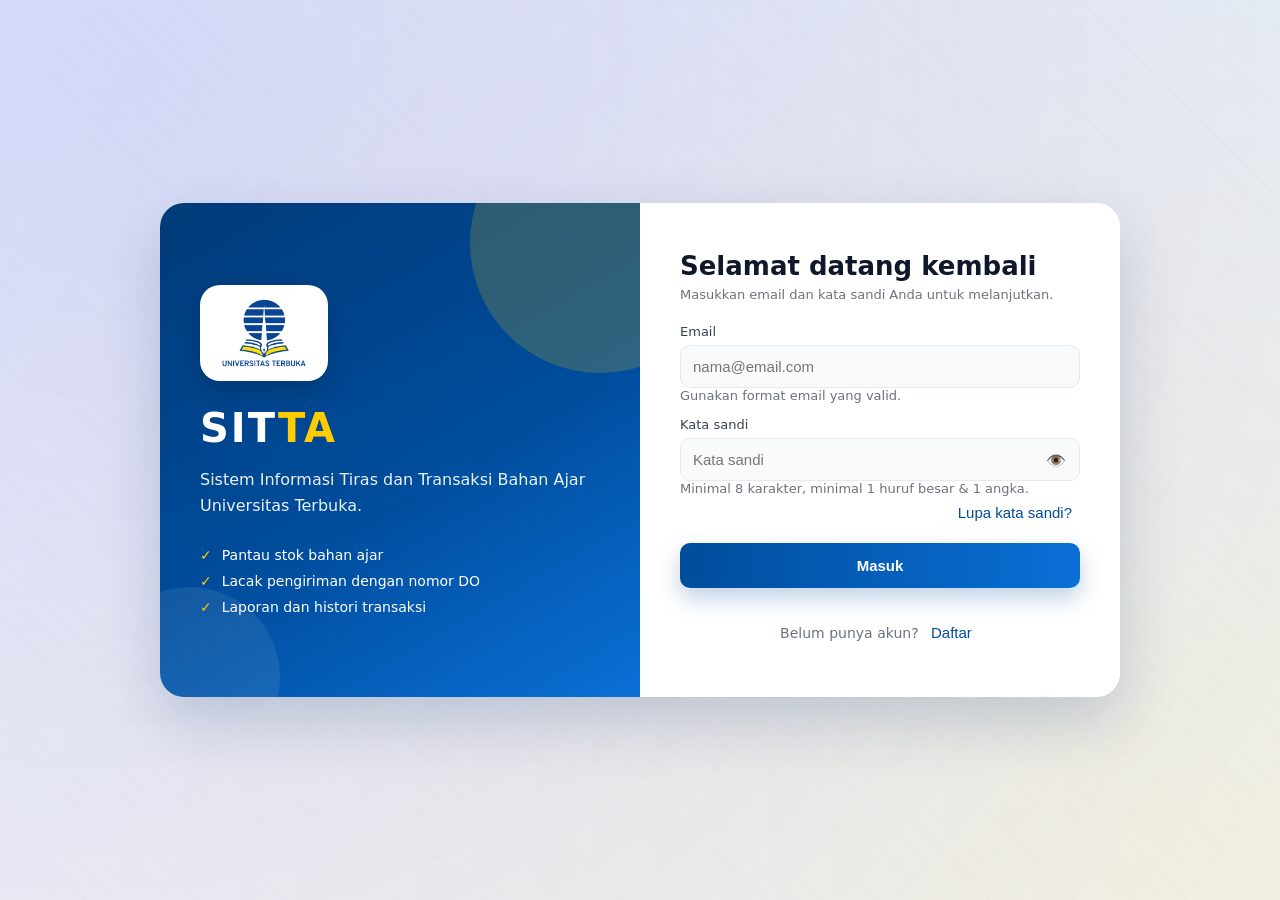
<file: index.html>
<!doctype html>
<html lang="id">
<head>
  <meta charset="utf-8" />
  <meta name="viewport" content="width=device-width,initial-scale=1" />
  <title>Login — SITTA</title>
  <link rel="stylesheet" href="css/style.css" />
</head>
<body class="login-page">
  <main class="login-shell" aria-labelledby="loginTitle">
    <aside class="login-brand">
      <div class="logo-badge">
        <img src="assets/logo-ut-small-transparent.png.webp" height="72" alt="Logo Universitas Terbuka">
      </div>
      <h1 id="loginTitle">SIT<span>TA</span></h1>
      <p>Sistem Informasi Tiras dan Transaksi Bahan Ajar Universitas Terbuka.</p>
      <ul>
        <li>Pantau stok bahan ajar</li>
        <li>Lacak pengiriman dengan nomor DO</li>
        <li>Laporan dan histori transaksi</li>
      </ul>
    </aside>

    <section class="card" aria-labelledby="formTitle">
      <h2 id="formTitle">Selamat datang kembali</h2>
      <p class="hint" style="margin:0 0 22px">Masukkan email dan kata sandi Anda untuk melanjutkan.</p>

      <form id="loginForm" novalidate>
        <div>
          <label for="email">Email</label>
          <input id="email" name="email" type="email" inputmode="email" autocomplete="username" placeholder="nama@email.com" required aria-describedby="emailHelp emailError">
          <div id="emailHelp" class="hint small">Gunakan format email yang valid.</div>
          <div id="emailError" class="error" aria-live="polite"></div>
        </div>

        <div>
          <label for="password">Kata sandi</label>
          <div class="pwd-wrap">
            <input id="password" name="password" type="password" placeholder="Kata sandi" required autocomplete="current-password" aria-describedby="pwdHelp pwdError">
            <button type="button" class="password-toggle" id="togglePwd" aria-pressed="false" aria-label="Tampilkan kata sandi">👁️</button>
          </div>
          <div id="pwdHelp" class="hint small">Minimal 8 karakter, minimal 1 huruf besar & 1 angka.</div>
          <div id="pwdError" class="error" aria-live="polite"></div>
          <div style="display:flex; justify-content:flex-end;">
            <button id="forgotBtn" type="button" class="text-secondary">Lupa kata sandi?</button>
          </div>
        </div>

        <button id="submitBtn" type="submit">Masuk</button>

        <div id="formMessage" role="status" aria-live="polite"></div>

        <p class="login-footer">
          Belum punya akun?
          <button id="registerBtn" type="button" class="text-secondary">Daftar</button>
        </p>
      </form>
    </section>
  </main>

  <!-- Model Lupa Password -->
  <dialog id="forgotDialog">
    <div class="modal-box">
      <button type="button" class="close-btn" id="closeForgot" aria-label="Tutup">✖</button>
      <h3 class="modal-header">Lupa Password</h3>
      <form id="forgotForm" class="modal-body" novalidate>
        <p class="hint small">Masukkan email Anda untuk mengatur ulang kata sandi.</p>
        <input type="email" id="forgotEmail" placeholder="Email Anda" aria-label="Email Anda" required>
        <button id="sendResetBtn" type="submit">Kirim Link Reset</button>
      </form>
    </div>
  </dialog>

  <!-- Model Daftar -->
  <dialog id="registerDialog">
    <div class="modal-box">
      <button type="button" class="close-btn" id="closeRegister" aria-label="Tutup">✖</button>
      <h3 class="modal-header">Daftar Akun Baru</h3>
      <form id="registerForm" class="modal-body" novalidate>
        <input type="text" id="regName" placeholder="Nama Lengkap" aria-label="Nama Lengkap" required>
        <input type="email" id="regEmail" placeholder="Email" aria-label="Email" required>
        <input type="password" id="regPassword" placeholder="Kata Sandi" aria-label="Kata Sandi" required>
        <button type="submit">Daftar Sekarang</button>
      </form>
    </div>
  </dialog>

  <script src="js/data.js"></script>
  <script src="js/script.js"></script>
</body>
</html>
</file>
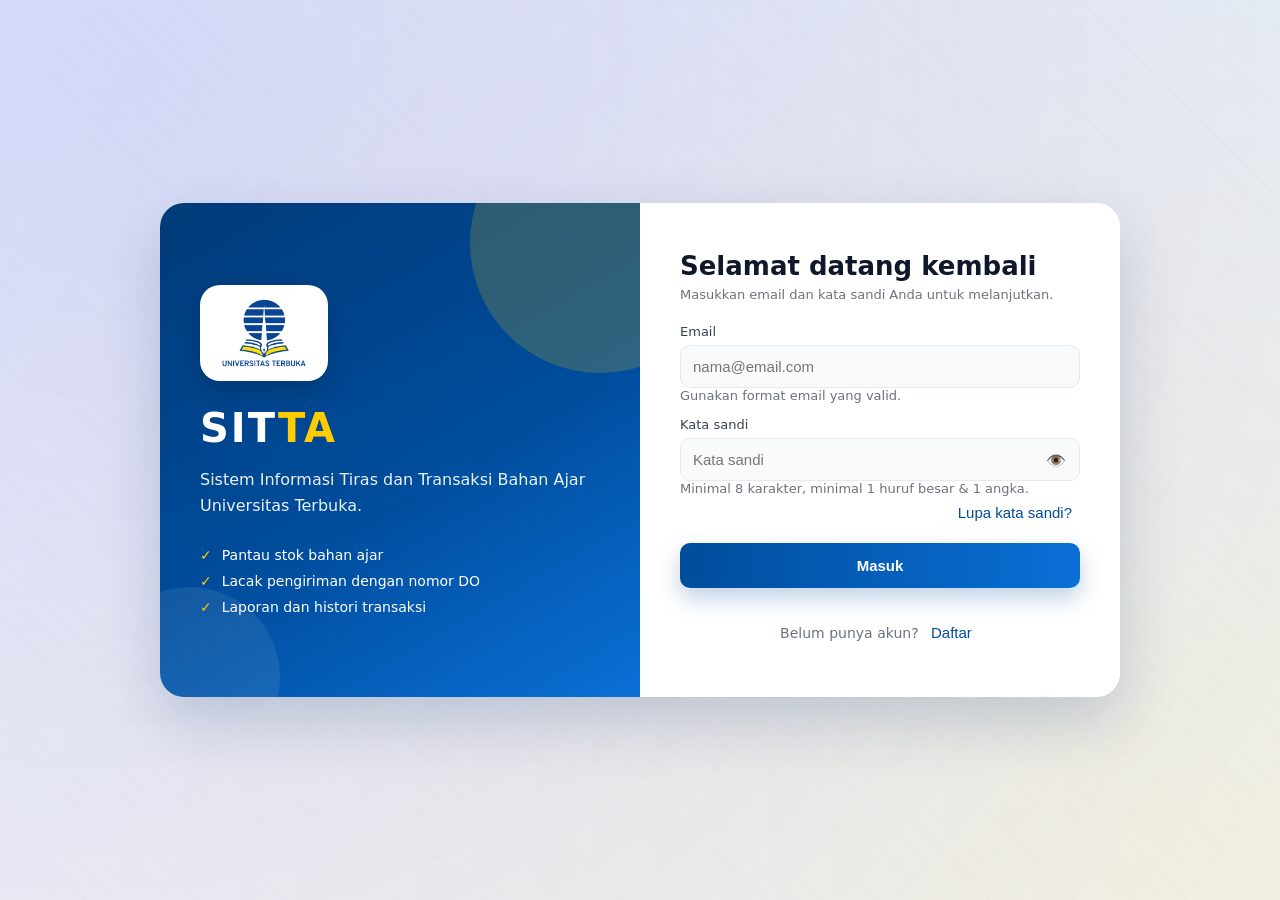
<file: dashboard.html>
<!DOCTYPE html>
<html lang="id">
<head>
  <meta charset="UTF-8" />
  <meta name="viewport" content="width=device-width, initial-scale=1.0" />
  <title>Dashboard | Universitas Terbuka</title>
  <link rel="stylesheet" href="css/dashboard.css" />

  <!-- Internal CSS: khusus modal laporan di halaman ini -->
  <style>
    dialog {
      border: none;
      border-radius: 16px;
      padding: 24px;
      width: min(900px, 92vw);
      box-shadow: 0 8px 30px rgba(0, 0, 0, 0.2);
    }
    dialog::backdrop {
      background: rgba(0, 0, 0, 0.4);
      backdrop-filter: blur(2px);
    }
    dialog h2 {
      margin-top: 0;
      color: var(--primary);
    }
    .close-btn {
      position: absolute;
      top: 12px;
      right: 12px;
      background: transparent;
      color: red;
      font-size: 1.2rem;
    }
    .table-wrap {
      overflow-x: auto;
    }
    table {
      width: 100%;
      border-collapse: collapse;
    }
    th, td {
      padding: 10px;
      text-align: left;
      font-size: 14px;
      border-bottom: 1px solid #e6e9ef;
    }
    thead {
      background: var(--primary);
      color: #fff;
    }
    tfoot td {
      font-weight: bold;
    }
    progress {
      width: 120px;
      accent-color: var(--primary);
    }
  </style>
</head>
<body>
  <header class="navbar">
    <div class="brand">
      <img src="assets/logo-ut-small-transparent.png.webp" alt="Logo Universitas Terbuka">
      SIT<span>TA</span>
    </div>

    <nav aria-label="Menu utama">
      <ul class="nav-menu">
        <li><a class="nav-link" href="stok.html">Informasi Bahan Ajar</a></li>
        <li><a class="nav-link" href="tracking.html">Tracking Pengiriman</a></li>
        <li>
          <button type="button" class="nav-link" id="laporanToggle" aria-expanded="false" aria-controls="laporanSubmenu">Laporan ▾</button>
          <ul class="dropdown" id="laporanSubmenu" hidden>
            <li><button type="button" class="report-btn" data-report="monitoring">Monitoring Progress DO Bahan Ajar</button></li>
            <li><button type="button" class="report-btn" data-report="rekap">Rekap Bahan Ajar</button></li>
          </ul>
        </li>
        <li><button type="button" class="nav-link report-btn" data-report="histori">Histori Transaksi Bahan Ajar</button></li>
      </ul>
    </nav>

    <div class="user">
      <span class="avatar" id="userAvatar" aria-hidden="true"></span>
      <span class="user-name" id="userName"></span>
      <button id="btn-logout" type="button">Logout</button>
    </div>
  </header>

  <main>
    <section class="hero" aria-label="Sambutan">
      <div>
        <h1 class="greeting" id="greeting"></h1>
        <p>Selamat datang di Dashboard Aplikasi SITTA Universitas Terbuka.</p>
      </div>
      <div class="hero-time">
        <div class="clock" id="clock"></div>
        <p id="todayDate"></p>
      </div>
    </section>

    <section class="stats" aria-label="Ringkasan">
      <div class="stat-box">
        <span class="stat-icon" aria-hidden="true">📚</span>
        <div>
          <div class="stat-number" id="statBahanAjar">0</div>
          <p>Bahan Ajar Aktif</p>
        </div>
      </div>
      <div class="stat-box">
        <span class="stat-icon" aria-hidden="true">🚚</span>
        <div>
          <div class="stat-number" id="statDikirim">0</div>
          <p>Dalam Pengiriman</p>
        </div>
      </div>
      <div class="stat-box">
        <span class="stat-icon" aria-hidden="true">✅</span>
        <div>
          <div class="stat-number" id="statSelesai">0</div>
          <p>Sudah Selesai</p>
        </div>
      </div>
    </section>

    <section aria-labelledby="menuTitle">
      <h2 class="section-title" id="menuTitle">Akses Cepat</h2>
      <div class="container">
        <a class="card" href="stok.html">
          <span class="card-icon" aria-hidden="true">📚</span>
          <h3>Informasi Bahan Ajar</h3>
          <p>Lihat daftar dan detail bahan ajar yang tersedia.</p>
        </a>
        <a class="card" href="tracking.html">
          <span class="card-icon" aria-hidden="true">🚚</span>
          <h3>Tracking Pengiriman</h3>
          <p>Pantau proses pengiriman bahan ajar ke tujuan.</p>
        </a>
        <button type="button" class="card report-btn" data-report="monitoring">
          <span class="card-icon" aria-hidden="true">📈</span>
          <h3>Monitoring Progress DO</h3>
          <p>Laporan progress setiap Delivery Order bahan ajar.</p>
        </button>
        <button type="button" class="card report-btn" data-report="rekap">
          <span class="card-icon" aria-hidden="true">📋</span>
          <h3>Rekap Bahan Ajar</h3>
          <p>Laporan rekapitulasi stok seluruh bahan ajar.</p>
        </button>
        <button type="button" class="card report-btn" data-report="histori">
          <span class="card-icon" aria-hidden="true">🧾</span>
          <h3>Histori Transaksi Bahan Ajar</h3>
          <p>Lihat riwayat transaksi bahan ajar sebelumnya.</p>
        </button>
      </div>
    </section>
  </main>

  <!-- Modal laporan -->
  <dialog id="reportDialog" aria-labelledby="reportTitle">
    <button type="button" class="close-btn" id="closeReport" aria-label="Tutup">✖</button>
    <h2 id="reportTitle"></h2>
    <div class="table-wrap" id="reportContent"></div>
  </dialog>

  <footer>
    © 2025 Universitas Terbuka — Sistem Distribusi Bahan Ajar
  </footer>

  <script src="js/data.js"></script>
  <script src="js/dashboard.js"></script>
</body>
</html>
</file>
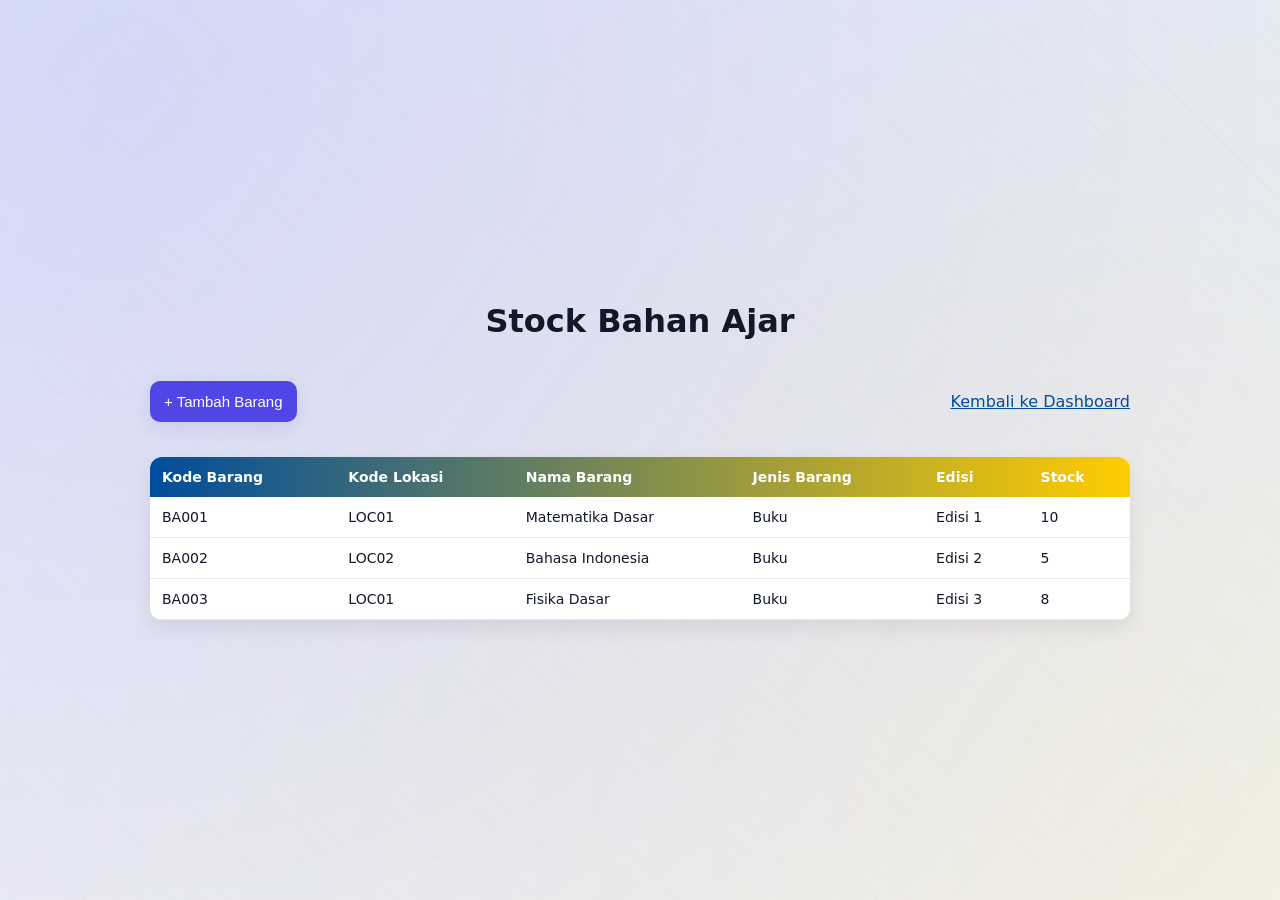
<file: stok.html>
<!DOCTYPE html>
<html lang="id">
<head>
  <meta charset="UTF-8">
  <meta name="viewport" content="width=device-width, initial-scale=1.0">
  <title>Stock Bahan Ajar | UT</title>
  <link rel="stylesheet" href="css/style.css">
</head>
<body>
  <header>
    <h1>Stock Bahan Ajar</h1>
  </header>

  <main class="container">
  <div style="display:flex; justify-content:space-between; align-items:center; gap:12px; flex-wrap:wrap;">
    <button id="btnAdd">+ Tambah Barang</button>
    <a href="dashboard.html" style="color:var(--primary); text-decoration:underline; font-weight:500;">Kembali ke Dashboard</a>
  </div>

  <table style="margin-top:15px; border-radius:12px; overflow:hidden; box-shadow:0 8px 20px rgba(0,0,0,0.08); background:#fff;">
    <thead style="background: linear-gradient(90deg, var(--primary), var(--secondary)); color:white;">
      <tr>
        <th>Kode Barang</th>
        <th>Kode Lokasi</th>
        <th>Nama Barang</th>
        <th>Jenis Barang</th>
        <th>Edisi</th>
        <th>Stock</th>
      </tr>
    </thead>
    <tbody id="stockTable">
      <!-- Rows akan dirender oleh JS -->
    </tbody>
  </table>
</main>

<!-- Modal create -->
<dialog id="stockDialog">
  <div style="position:relative; background:rgba(255,255,255,0.95); backdrop-filter:blur(8px); border-radius:20px; padding:24px; width:900px;">
    <button class="close-btn" id="closeDialog">✖</button>
    <h3>Tambah Barang</h3>
    <form id="stockForm" style="display:grid; gap:12px;">
      <input type="text" id="kodeBarang" placeholder="Kode Barang" required style="padding:10px; border-radius:12px; border:1px solid var(--accent-600);">
      <input type="text" id="kodeLokasi" placeholder="Kode Lokasi" required style="padding:10px; border-radius:12px; border:1px solid var(--accent-600);">
      <input type="text" id="namaBarang" placeholder="Nama Barang" required style="padding:10px; border-radius:12px; border:1px solid var(--accent-600);">
      <select id="jenisBarang" required style="padding:10px; border-radius:12px; border:1px solid var(--accent-600);">
        <option value="">Pilih Jenis</option>
        <option value="Buku">Buku</option>
        <option value="CD">CD</option>
        <option value="Lainnya">Lainnya</option>
      </select>
      <input type="text" id="edisi" placeholder="Edisi" required style="padding:10px; border-radius:12px; border:1px solid var(--accent-600);">
      <input type="number" id="stock" placeholder="Stock" required min="0" style="padding:10px; border-radius:12px; border:1px solid var(--accent-600);">
      <button type="submit" style="padding:12px; border-radius:14px; background: linear-gradient(90deg, var(--primary), var(--secondary)); font-weight:600;">Simpan</button>
    </form>
  </div>
</dialog>

  <script src="js/data.js"></script>
  <script src="js/stock.js"></script>
</body>
</html>
</file>
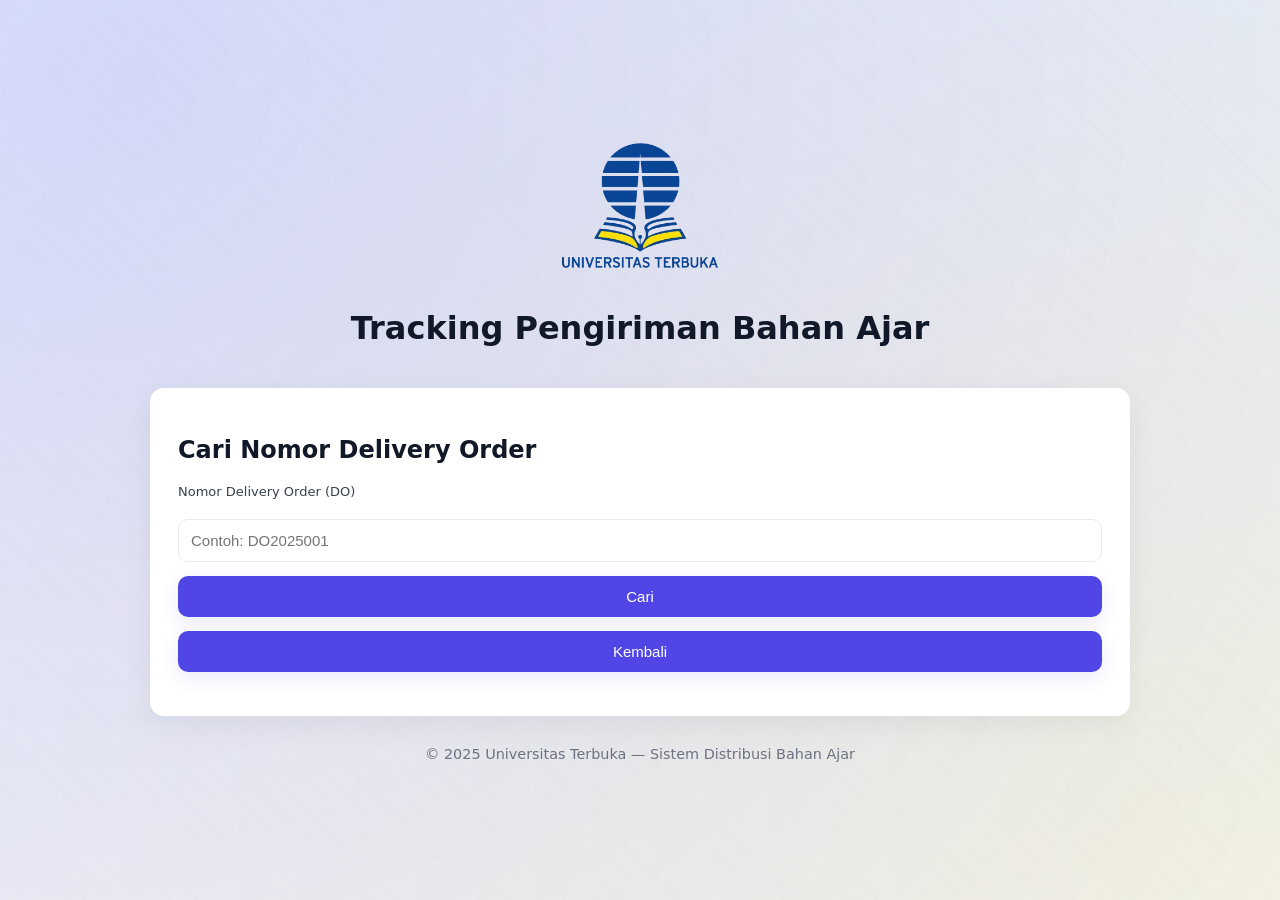
<file: tracking.html>
<!DOCTYPE html>
<html lang="id">
<head>
  <meta charset="UTF-8">
  <meta name="viewport" content="width=device-width, initial-scale=1.0">
  <title>Tracking Pengiriman | Universitas Terbuka</title>
  <link rel="stylesheet" href="css/style.css">
</head>
<body>
  <header class="header">
    <img src="assets/logo-ut-small-transparent.png.webp" alt="Logo UT" class="logo">
    <h1>Tracking Pengiriman Bahan Ajar</h1>
  </header>

  <main class="container">
    <section class="form-section card">
      <h2>Cari Nomor Delivery Order</h2>
      <form id="searchForm">
        <label for="doInput">Nomor Delivery Order (DO)</label>
        <input type="text" id="doInput" placeholder="Contoh: DO2025001" required>
        <button type="submit">Cari</button>
        <button type="button" onclick="window.location.href='dashboard.html'">Kembali</button>
      </form>
      <p id="feedback"></p>
    </section>


    <dialog id="trackingDialog" class="tracking-result">
        <button class="close-btn" style="color: red;" id="closeDialog">✖</button>
        <div id="trackingContent"></div>
    </dialog>
</main>

  <footer>
    © 2025 Universitas Terbuka — Sistem Distribusi Bahan Ajar
  </footer>

  <script src="js/data.js"></script>
  <script src="js/tracking.js"></script>
</body>

</html>
</file>
<file: css/style.css>
:root {
  --bg: #f3f6fb;
  --card: #ffffff;
  --accent: #4f46e5;
  --accent-600: #4338ca;
  --primary: #004d9c; /* warna khas UT */
  --secondary: #ffcc00; /* warna UT sekunder */
  --muted: #6b7280;
  --danger: #ef4444;
  --success: #16a34a;
  --glass: rgba(255, 255, 255, 0.6);
  font-synthesis: none;
}

/* Basic reset */
* {
  box-sizing: border-box;
}
html,
body {
  height: 100%;
}
body {
  margin: 0;
  font-family: Inter, ui-sans-serif, system-ui, -apple-system, "Segoe UI",
    Roboto, "Helvetica Neue", Arial;
  background: linear-gradient(180deg, #eaf2ff 0%, var(--bg) 100%);
  color: #111827;
  display: flex;
  align-items: center;
  justify-content: center;
  padding: 24px;
  flex-direction: column;
}

/* Header */
header {
  text-align: center;
  margin-bottom: 20px;
}
header .logo {
  max-width: 180px;
  margin-bottom: 10px;
}

/* Main container */
main.container {
  width: 100%;
  max-width: 980px;
  margin: 0 auto;
  display: flex;
  flex-direction: column;
  gap: 20px;
}

/* Hero section */
.hero {
  padding: 32px;
  border-radius: 14px;
  background: linear-gradient(
    135deg,
    rgba(79, 70, 229, 0.06),
    rgba(99, 102, 241, 0.03)
  );
  box-shadow: 0 8px 30px rgba(15, 23, 42, 0.06);
}
.hero h1 {
  margin: 0 0 8px;
  font-size: 28px;
}
.hero p {
  margin: 0;
  color: var(--muted);
}

/* Card */
.card {
  background: var(--card);
  padding: 28px;
  border-radius: 14px;
  box-shadow: 0 8px 30px rgba(15, 23, 42, 0.06);
}
form {
  display: grid;
  gap: 14px;
}
label {
  display: block;
  font-size: 13px;
  margin-bottom: 6px;
  color: #374151;
}
input[type="email"],
input[type="password"],
input[type="text"],
input[type="number"],
select {
  width: 100%;
  padding: 12px 12px;
  border-radius: 10px;
  border: 1px solid #e6e9ef;
  background: transparent;
  outline: none;
  font-size: 15px;
  transition: box-shadow 0.12s, border-color 0.12s;
}
input:focus,
select:focus {
  box-shadow: 0 6px 18px rgba(79, 70, 229, 0.08);
  border-color: var(--accent-600);
}

.modal-box {
  background: #fff;
  padding: 24px;
  border-radius: 16px;
  min-width: 400px;
  box-shadow: 0 8px 30px rgba(0, 0, 0, 0.15);
  position: relative;
}
.modal-header {
  text-align: center;
  color: var(--primary);
  margin-bottom: 10px;
}
.modal-body {
  display: grid;
  gap: 12px;
}
.modal-body input {
  padding: 10px;
  border: 1px solid #ccc;
  border-radius: 8px;
}

.row {
  display: flex;
  gap: 12px;
}
.row .col {
  flex: 1;
}
.hint {
  font-size: 13px;
  color: var(--muted);
}
.error {
  color: var(--danger);
  font-size: 13px;
}
.success {
  color: var(--success);
  font-size: 13px;
}

button {
  appearance: none;
  border: 0;
  background: var(--accent);
  color: #fff;
  padding: 12px 14px;
  font-size: 15px;
  border-radius: 10px;
  cursor: pointer;
  box-shadow: 0 6px 18px rgba(79, 70, 229, 0.12);
}

button:active {
  transform: translateY(1px);
}
.small {
  font-size: 13px;
}
.muted {
  color: var(--muted);
}
.meta {
  display: flex;
  justify-content: space-between;
  align-items: center;
}
.password-toggle {
  background: none;
  border: 0;
  cursor: pointer;
  padding: 6px;
  font-size: 13px;
}

/* Footer */
footer {
  text-align: center;
  margin-top: 30px;
  color: var(--muted);
  font-size: 0.9rem;
}

/* Responsive */
@media (max-width: 900px) {
  .container {
    grid-template-columns: 1fr;
    max-width: 540px;
  }
  .hero {
    order: 2;
  }
}

/* Accessible focus ring for keyboard users */
:focus {
  outline: 4px solid rgba(99, 102, 241, 0.12);
  outline-offset: 3px;
}

/* Visually-hidden for accessibility */
.sr-only {
  position: absolute;
  width: 1px;
  height: 1px;
  padding: 0;
  margin: -1px;
  overflow: hidden;
  clip: rect(0, 0, 0, 0);
  white-space: nowrap;
  border: 0;
}

/* Messages */
.message {
  padding: 10px;
  border-radius: 8px;
  font-size: 14px;
}

/* =================== STOCK TABLE STYLE =================== */
table {
  width: 100%;
  border-collapse: collapse;
  margin-top: 20px;
  border-radius: 12px;
  overflow: hidden;
  box-shadow: 0 8px 20px rgba(0, 0, 0, 0.08);
  background: #fff;
}
th,
td {
  padding: 12px;
  text-align: left;
  font-size: 14px;
}
thead {
  background: linear-gradient(90deg, var(--primary), var(--secondary));
  color: #fff;
}
tbody tr {
  transition: all 0.2s ease;
  cursor: pointer;
}
tbody tr:hover {
  background: rgba(79, 70, 229, 0.05);
}
tbody td {
  border-bottom: 1px solid #e6e9ef;
}

.text-secondary {
  background: none;
  box-shadow: none;
  margin: 0;
  color: var(--primary);
  font-size: 15px;
  text-decoration: none;
  padding: 8px;
}
.text-secondary:hover {
  text-shadow: #fff;
  cursor: pointer;
  background: linear-gradient(90deg, var(--primary), var(--secondary));

  border-radius: 10px;
  color: white;
}

/* Modal */
dialog {
  border: none;
  border-radius: 16px;
  padding: 0;
  /* width: 20px; */
  /* background:transparent; */
  animation: fadeInBg 0.3s ease-in-out;
}
dialog::backdrop {
  background: rgba(0, 0, 0, 0.4);
  backdrop-filter: blur(2px);
}
dialog div {
  position: relative;
  width: "100%";
  backdrop-filter: blur(8px);
  border-radius: 20px;
  padding: 24px;
  /* width:400px; */
  /* max-width:90%; */
}
.close-btn {
  z-index: 99;
  position: absolute;
  color: red;
  right: 16px;
  top: 16px;
  border: none;
  background: transparent;
  font-size: 1.3rem;
  cursor: pointer;
}

/* Modal form inputs */
dialog form input,
dialog form select {
  padding: 10px;
  border-radius: 12px;
  border: 1px solid var(--accent-600);
}

/* Modal submit button */
dialog form button {
  padding: 12px;
  border-radius: 14px;
  background: linear-gradient(90deg, var(--primary), var(--secondary));
  font-weight: 600;
  margin-top: 6px;
}

/* =================== TRACKING CARD STYLE =================== */
.tracking-result {
  width: 100%;
  width: 600px;
  margin-bottom: 40px;
}
.tracking-card {
  background: #ffffff;
  border-radius: 16px;
  width: 100%;
  padding: 20px;
  box-shadow: 0 6px 18px rgba(0, 0, 0, 0.08);
  margin-top: 20px;
  border-left: 6px solid var(--primary);
  position: relative;
  animation: fadeIn 0.7s ease-in-out;
}
.tracking-card h3 {
  color: var(--primary);
  margin-bottom: 10px;
}
.progress-container {
  width: 100%;
  background: #f1f1f1;
  border-radius: 10px;
  overflow: hidden;
  margin: 10px 0;
  height: 10px;
}
.progress-bar {
  height: 10px;
  background: linear-gradient(90deg, var(--primary), var(--secondary));
  transition: width 0.8s ease-in-out;
}
.progress-text {
  font-size: 0.9rem;
  text-align: right;
  color: #333;
}

/* Timeline */
.timeline {
  list-style: none;
  padding-left: 20px;
  border-left: 3px solid var(--primary);
  margin-top: 10px;
}
.timeline li {
  margin-bottom: 15px;
  position: relative;
  padding-left: 10px;
  transition: all 0.3s ease;
}
.timeline li:hover {
  transform: translateX(2px);
}
.timeline li::before {
  content: "";
  position: absolute;
  left: -10px;
  top: 5px;
  width: 12px;
  height: 12px;
  background: var(--primary);
  border-radius: 50%;
  transition: background 0.3s ease, box-shadow 0.3s ease;
}
.timeline li.active::before {
  background: var(--secondary);
  box-shadow: 0 0 8px var(--secondary);
}

/* =================== ANIMATIONS =================== */
@keyframes fadeIn {
  from {
    opacity: 0;
    transform: translateY(10px);
  }
  to {
    opacity: 1;
    transform: translateY(0);
  }
}
@keyframes fadeInBg {
  from {
    opacity: 0;
  }
  to {
    opacity: 1;
  }
}

/* =================== DECORATIVE BACKGROUND =================== */
body::before {
  content: "";
  position: fixed;
  top: -50%;
  left: -50%;
  width: 200%;
  height: 200%;
  background: radial-gradient(
      circle at 30% 30%,
      rgba(79, 70, 229, 0.15),
      transparent 70%
    ),
    radial-gradient(circle at 70% 70%, rgba(255, 204, 0, 0.1), transparent 70%);
  z-index: -2;
  pointer-events: none;
  animation: bgMove 15s infinite alternate ease-in-out;
}
body::after {
  content: "";
  position: fixed;
  top: 0;
  left: 0;
  width: 100%;
  height: 100%;
  background: repeating-linear-gradient(
    45deg,
    rgba(79, 70, 229, 0.02),
    rgba(79, 70, 229, 0.02) 1px,
    transparent 1px,
    transparent 20px
  );
  z-index: -1;
  pointer-events: none;
}
@keyframes bgMove {
  0% {
    transform: rotate(0deg) scale(1);
  }
  50% {
    transform: rotate(20deg) scale(1.05);
  }
  100% {
    transform: rotate(0deg) scale(1);
  }
}

/* Floating effect for container */
main.container {
  position: relative;
  z-index: 1;
  animation: floatCard 3s ease-in-out infinite alternate;
}
@keyframes floatCard {
  0% {
    transform: translateY(0px);
  }
  100% {
    transform: translateY(5px);
  }
}

/* =================== LOGIN PAGE =================== */
.login-shell {
  position: relative;
  z-index: 1;
  width: 100%;
  max-width: 960px;
  display: grid;
  grid-template-columns: 1fr 1fr;
  background: var(--card);
  border-radius: 24px;
  overflow: hidden;
  box-shadow: 0 24px 60px rgba(0, 45, 98, 0.18);
  animation: fadeIn 0.6s ease;
}
.login-brand {
  position: relative;
  overflow: hidden;
  display: flex;
  flex-direction: column;
  justify-content: center;
  gap: 16px;
  padding: 48px 40px;
  color: #fff;
  background: linear-gradient(150deg, #003a78 0%, var(--primary) 55%, #0a6fd6 100%);
}
.login-brand::before,
.login-brand::after {
  content: "";
  position: absolute;
  border-radius: 50%;
  background: rgba(255, 204, 0, 0.18);
}
.login-brand::before {
  width: 260px;
  height: 260px;
  top: -90px;
  right: -90px;
}
.login-brand::after {
  width: 180px;
  height: 180px;
  bottom: -70px;
  left: -60px;
  background: rgba(255, 255, 255, 0.08);
}
.login-brand > * {
  position: relative;
  z-index: 1;
}
.logo-badge {
  width: fit-content;
  padding: 12px 16px;
  border-radius: 20px;
  background: #fff;
  box-shadow: 0 10px 24px rgba(0, 0, 0, 0.18);
}
.logo-badge img {
  display: block;
}
.login-brand h1 {
  margin: 8px 0 0;
  font-size: 40px;
  letter-spacing: 2px;
}
.login-brand h1 span {
  color: var(--secondary);
}
.login-brand p {
  margin: 0;
  line-height: 1.6;
  opacity: 0.92;
}
.login-brand ul {
  list-style: none;
  margin: 12px 0 0;
  padding: 0;
  display: grid;
  gap: 10px;
  font-size: 14px;
}
.login-brand li::before {
  content: "✓";
  margin-right: 10px;
  font-weight: 700;
  color: var(--secondary);
}
.login-page .card {
  display: flex;
  flex-direction: column;
  justify-content: center;
  padding: 48px 40px;
  border-radius: 0;
  box-shadow: none;
}
.login-page .card h2 {
  margin: 0 0 6px;
  font-size: 26px;
  color: #0f172a;
}
.login-page #loginForm input {
  background: #f8fafc;
}
.pwd-wrap {
  position: relative;
}
.pwd-wrap input {
  padding-right: 46px;
}
.login-page .password-toggle,
.login-page .password-toggle:active {
  position: absolute;
  top: 50%;
  right: 8px;
  transform: translateY(-50%);
  box-shadow: none;
  font-size: 16px;
}
.login-page #submitBtn {
  width: 100%;
  padding: 14px;
  font-weight: 600;
  background: linear-gradient(90deg, var(--primary), #0a6fd6);
  box-shadow: 0 10px 22px rgba(0, 77, 156, 0.25);
  transition: transform 0.15s, box-shadow 0.15s;
}
.login-page #submitBtn:hover {
  transform: translateY(-2px);
  box-shadow: 0 14px 26px rgba(0, 77, 156, 0.32);
}
.login-page #submitBtn:disabled {
  opacity: 0.6;
  cursor: not-allowed;
}
#formMessage:not(:empty) {
  padding: 10px;
  border-radius: 10px;
  text-align: center;
  font-size: 14px;
  color: var(--danger);
  background: rgba(239, 68, 68, 0.08);
}
#formMessage.success {
  color: var(--success);
  background: rgba(22, 163, 74, 0.1);
}
.login-footer {
  margin: 0;
  text-align: center;
  font-size: 14px;
  color: var(--muted);
}

@media (max-width: 760px) {
  .login-shell {
    grid-template-columns: 1fr;
  }
  .login-brand,
  .login-page .card {
    padding: 32px 24px;
  }
  .login-brand ul {
    display: none;
  }
  .modal-box {
    min-width: 0;
  }
}
</file>
<file: css/dashboard.css>
:root {
  --primary: #004d9c;
  --primary-dark: #003a78;
  --primary-light: #0a6fd6;
  --secondary: #ffcc00;
  --background: #f1f5fb;
  --text: #0f172a;
  --muted: #64748b;
  --card-bg: #fff;
  --border: #e2e8f0;
  --danger: #ef4444;
}

* {
  box-sizing: border-box;
}

body {
  margin: 0;
  font-family: Inter, ui-sans-serif, system-ui, -apple-system, "Segoe UI",
    Roboto, "Helvetica Neue", Arial;
  background-color: var(--background);
  color: var(--text);
  min-height: 100vh;
  display: flex;
  flex-direction: column;
}

button {
  font: inherit;
  border: 0;
  cursor: pointer;
}

/* =================== NAVBAR =================== */
.navbar {
  position: sticky;
  top: 0;
  z-index: 10;
  display: flex;
  align-items: center;
  flex-wrap: wrap;
  gap: 8px 24px;
  min-height: 64px;
  padding: 8px 32px;
  background: var(--primary-dark);
  color: #fff;
  box-shadow: 0 2px 12px rgba(0, 0, 0, 0.18);
}

.brand {
  display: flex;
  align-items: center;
  gap: 10px;
  font-size: 1.25rem;
  font-weight: 700;
  letter-spacing: 1px;
}

.brand img {
  height: 40px;
  padding: 4px;
  border-radius: 10px;
  background: #fff;
}

.brand span {
  color: var(--secondary);
}

.nav-menu {
  list-style: none;
  display: flex;
  flex-wrap: wrap;
  flex: 1;
  gap: 4px;
  margin: 0;
  padding: 0;
}

.nav-menu > li {
  position: relative;
}

.nav-link {
  display: block;
  padding: 10px 14px;
  border-radius: 8px;
  background: transparent;
  color: #fff;
  font-size: 0.92rem;
  text-decoration: none;
  transition: background 0.2s;
}

.nav-link:hover,
.nav-link[aria-expanded="true"] {
  background: rgba(255, 255, 255, 0.14);
}

.dropdown {
  list-style: none;
  position: absolute;
  top: 100%;
  left: 0;
  min-width: 270px;
  margin: 8px 0 0;
  padding: 6px;
  border-radius: 12px;
  background: #fff;
  box-shadow: 0 12px 30px rgba(15, 23, 42, 0.18);
  animation: fadeIn 0.2s ease;
}

.dropdown[hidden] {
  display: none;
}

.dropdown button {
  width: 100%;
  padding: 10px 12px;
  border-radius: 8px;
  background: transparent;
  color: var(--text);
  font-size: 0.9rem;
  text-align: left;
}

.dropdown button:hover {
  background: #eef4fc;
  color: var(--primary);
}

.user {
  display: flex;
  align-items: center;
  gap: 10px;
}

.avatar {
  display: grid;
  place-items: center;
  width: 36px;
  height: 36px;
  border-radius: 50%;
  background: var(--secondary);
  color: var(--primary-dark);
  font-weight: 700;
  text-transform: uppercase;
}

.user-name {
  font-size: 0.9rem;
  text-transform: capitalize;
}

#btn-logout {
  padding: 8px 14px;
  border-radius: 8px;
  background: rgba(255, 255, 255, 0.14);
  color: #fff;
  font-size: 0.88rem;
  transition: background 0.2s;
}

#btn-logout:hover {
  background: var(--danger);
}

/* =================== MAIN =================== */
main {
  flex: 1;
  display: grid;
  align-content: start;
  gap: 28px;
  width: 100%;
  max-width: 1100px;
  margin: 0 auto;
  padding: 28px 20px 48px;
}

main > * {
  animation: fadeIn 0.6s ease both;
}

@keyframes fadeIn {
  from {
    opacity: 0;
    transform: translateY(12px);
  }
  to {
    opacity: 1;
    transform: translateY(0);
  }
}

/* Hero */
.hero {
  position: relative;
  overflow: hidden;
  display: flex;
  align-items: center;
  justify-content: space-between;
  flex-wrap: wrap;
  gap: 20px;
  padding: 32px;
  border-radius: 20px;
  color: #fff;
  background: linear-gradient(120deg, var(--primary-dark), var(--primary) 55%, var(--primary-light));
  box-shadow: 0 16px 36px rgba(0, 77, 156, 0.25);
}

.hero::after {
  content: "";
  position: absolute;
  top: -80px;
  right: -60px;
  width: 240px;
  height: 240px;
  border-radius: 50%;
  background: rgba(255, 204, 0, 0.2);
}

.hero > * {
  position: relative;
  z-index: 1;
}

.hero h1 {
  margin: 0 0 8px;
  font-size: 1.7rem;
}

.greeting {
  text-transform: capitalize;
}

.hero p {
  margin: 0;
  opacity: 0.92;
}

.hero-time {
  text-align: right;
}

.clock {
  font-size: 2rem;
  font-weight: 700;
  font-variant-numeric: tabular-nums;
}

/* Stats */
.stats {
  display: grid;
  grid-template-columns: repeat(auto-fit, minmax(220px, 1fr));
  gap: 18px;
}

.stat-box {
  display: flex;
  align-items: center;
  gap: 16px;
  padding: 20px;
  border: 1px solid var(--border);
  border-radius: 16px;
  background: var(--card-bg);
  box-shadow: 0 4px 14px rgba(15, 23, 42, 0.06);
  transition: transform 0.25s ease;
}

.stat-box:hover {
  transform: translateY(-4px);
}

.stat-icon {
  display: grid;
  place-items: center;
  width: 52px;
  height: 52px;
  border-radius: 14px;
  background: #e8f1fc;
  font-size: 1.5rem;
}

.stat-number {
  font-size: 1.8rem;
  font-weight: 700;
  line-height: 1;
  color: var(--primary);
}

.stat-box p {
  margin: 4px 0 0;
  font-size: 0.88rem;
  color: var(--muted);
}

/* Menu cards */
.section-title {
  margin: 0 0 14px;
  font-size: 1.1rem;
}

.container {
  display: grid;
  grid-template-columns: repeat(auto-fit, minmax(230px, 1fr));
  gap: 18px;
}

.card {
  position: relative;
  overflow: hidden;
  display: block;
  width: 100%;
  padding: 22px;
  border: 1px solid var(--border);
  border-radius: 16px;
  background: var(--card-bg);
  color: inherit;
  text-align: left;
  text-decoration: none;
  cursor: pointer;
  transition: transform 0.25s ease, box-shadow 0.25s ease;
}

.card::before {
  content: "";
  position: absolute;
  top: 0;
  left: 0;
  width: 100%;
  height: 4px;
  background: linear-gradient(90deg, var(--primary), var(--secondary));
  transform: scaleX(0);
  transform-origin: left;
  transition: transform 0.3s ease;
}

.card:hover {
  transform: translateY(-5px);
  box-shadow: 0 14px 28px rgba(0, 77, 156, 0.14);
}

.card:hover::before {
  transform: scaleX(1);
}

.card-icon {
  display: grid;
  place-items: center;
  width: 52px;
  height: 52px;
  border-radius: 14px;
  background: #fff7d6;
  font-size: 1.6rem;
}

.card h3 {
  margin: 14px 0 6px;
  font-size: 1rem;
  color: var(--primary);
}

.card p {
  margin: 0;
  font-size: 0.86rem;
  line-height: 1.5;
  color: var(--muted);
}

/* =================== FOOTER =================== */
footer {
  padding: 16px;
  background: var(--primary-dark);
  color: rgba(255, 255, 255, 0.85);
  text-align: center;
  font-size: 0.88rem;
}

/* =================== RESPONSIVE =================== */
@media (max-width: 720px) {
  .navbar {
    padding: 10px 16px;
  }
  .nav-menu {
    order: 3;
    flex-basis: 100%;
  }
  .user {
    margin-left: auto;
  }
  .user-name {
    display: none;
  }
  .hero {
    padding: 24px;
  }
  .hero-time {
    text-align: left;
  }
}
</file>
